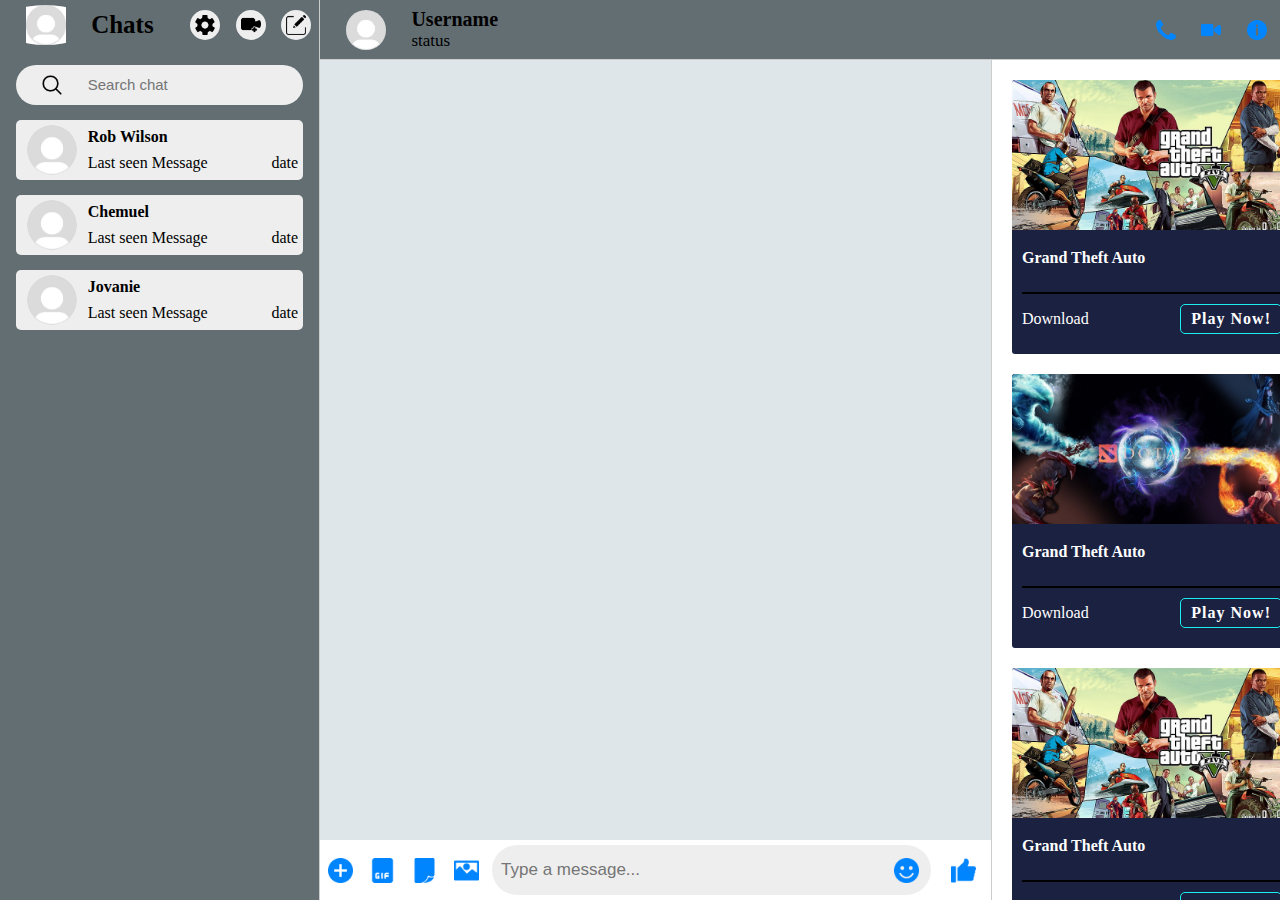
<file: chat/chat.html>
<!DOCTYPE html>
<html lang="en">
<head>
    <meta charset="UTF-8">
    <title>chat</title>
    <script src="chat.js"></script>
    <link rel="stylesheet" href="style_chat.css">
    
</head>
<body>
   
   <div class="chat-container">
      
       <div class="chat-left">
          
          <div class="chat-left-top-nav">
              
               <div class="chat-top-nav-image">
                  
                  <div class="chat-nav-image">
                      
                      <img src="icon/profile_image.jpg" alt="">
                      
                  </div>
                   
               </div>
               
               <div class="chat-top-nav-name">
                  
                   <a><b>Chats</b></a>
                   
               </div>
               
               <div class="chat-top-nav-icon">
                  
                  <div class="nav-icon-round">
                     
                     <div class="nav-icon-image" onclick="mySettings()">
                        
                        <img src="icon/settings.png" alt="" >
                        
                        <div class="chat-setting" id="settings">
                            
                            <div class="chat-setting-text"  >
						       
							     <a>Settings</a>
								 
						      </div>
							  
							   <div class="chat-setting-contact" >
 
                                   <a>Active contacts</a>
							
							       <a>Message requests</a>
							
							       <a>Hidden chats</a>
							
							       <a>Unread Chats</a>
							
                                </div>
					  
					          <div class="chat-setting-about">
 
                                  <a>About</a>
							
							      <a>Terms</a>
							
							     <a>Privacy Policy</a>
							
							     <a>Cookie Policy</a>
							
                             </div>
					  
					        <div class="chat-setting-help">
 
                               <a>Help</a>
							
							   <a>Report a problem</a>
							
                             </div>
					  
					        <div class="chat-setting-logout">
 
                               <a href="signout.php">Log Out</a>
							
                             </div>
                             
                        </div>
                         
                     </div>
                      
                  </div>
                  
                  <div class="nav-icon-round">
                     
                     <div class="nav-icon-image">
                        
                        <img src="icon/cam_add.png" alt="">
                         
                     </div>
                      
                  </div>
                  
                  <div class="nav-icon-round">
                     
                     <div class="nav-icon-image">
                        
                        <img src="icon/edit.png" alt="">
                         
                     </div>
                      
                  </div>
                    
               </div>
               
          </div>
          
            <div class="chat-search-container">
               
               <div class="chat-search-icon">
                  
                  <div class="chat-search-image">
                      
                      <img src="icon/search.png" alt="">
                      
                  </div>
                   
               </div>
               
               <div class="chat-search-input">
                   
                   <div class="chat-search-input-inside">
                       
                       <input type="text" placeholder="Search chat">
                       
                   </div>
                   
               </div>
                
            </div>
            <div class="chat-person-container">
                <div class="chat-user-search-container">
                
                    <div class="chat-user-search-icon">
                        
                        <div class="chat-user-search-image">

                            <img src="icon/profile_image.jpg" alt="">  

                        </div>
                        
                    </div>
                    
                    <div class="chat-user-search-name">
                        
                        <div class="chat-user-search-name-inside">

                                <a><b>Rob Wilson</b></a>     
                        </div>
                        
                        <div class="chat-user-last-seen">
                            
                            <div class="chat-last-seen-message">
                                
                                <a >Last seen Message</a>
                                
                            </div>
                            
                            <div class="chat-last-seen-date">
                                
                                    <a>date</a>
                                    
                            </div> 
                        
                        </div>
                    </div> 

                </div>

                <div class="chat-user-search-container">
                
                        <div class="chat-user-search-icon">
                            
                            <div class="chat-user-search-image">

                                <img src="icon/profile_image.jpg" alt=""> 

                            </div>
                            
                        </div>
                        
                        <div class="chat-user-search-name">
                            
                            <div class="chat-user-search-name-inside">

                                    <a><b>Chemuel </b></a>   

                            </div>
                            
                            <div class="chat-user-last-seen">
                                
                                <div class="chat-last-seen-message">
                                    
                                    <a >Last seen Message</a>
                                    
                                </div>
                                
                                <div class="chat-last-seen-date">
                                    
                                        <a>date</a>
                                        
                                </div> 
                            
                            </div>
                        </div> 
                         
                    </div>

                    <div class="chat-user-search-container">
                
                            <div class="chat-user-search-icon">
                                
                                <div class="chat-user-search-image">
                                    <img src="icon/profile_image.jpg" alt="">   
                                </div>
                                
                            </div>
                            
                            <div class="chat-user-search-name">
                                
                                <div class="chat-user-search-name-inside">
                                        <a><b>Jovanie</b></a>     
                                </div>
                                
                                <div class="chat-user-last-seen">
                                    
                                    <div class="chat-last-seen-message">
                                        
                                        <a >Last seen Message</a>
                                        
                                    </div>
                                    
                                    <div class="chat-last-seen-date">
                                        
                                            <a>date</a>
                                            
                                    </div> 
                                
                                </div>
                            </div> 
                             
                        </div>
                
            </div>
           
       </div> 
       
       <div class="chat-right">
          
          <div class="chat-right-top-nav">
              
              <div class="chat-right-top-nav-profile">
                 
                 <div class="chat-top-nav-image">
                     
                     <img src="icon/profile_image.jpg" alt="">
                     
                 </div>
                  
              </div>
              
              <div class="chat-right-top-nav-name">
                 
                 <div class="chat-right-top-user-name">
                     
                     <a><b>Username</b></a>
                     
                 </div>
                 
                 <div class="chat-right-top-user-status">
                     
                     <a>status</a>
                     
                 </div>
                  
              </div>
              
              <div class="chat-right-top-nav-icon">
                 
                 <div class="chat-right-top-image">
                     
                     <img src="icon/call.png" alt="">
                     
                 </div>
                  
              </div>
              
              <div class="chat-right-top-nav-icon">
                 
                 <div class="chat-right-top-image">
                     
                     <img src="icon/video_call.png" alt="">
                     
                 </div>
                  
              </div>
              
              <div class="chat-right-top-nav-icon">
                 
                 <div class="chat-right-top-image">
                     
                     <img src="icon/information.png" alt="">
                     
                 </div>
                  
              </div>
              
          </div>
          
          <div class="chat-message-container">
             
             <div class="chat-message-left">
                
                <div class="chat-chat-container">
                    
                </div>
                
                <div class="chat-chat-bottom">
                   
                   <div class="chat-chat-bottom-icon">
                      
                      <div class="chat-chat-bottom-icon-inside">
                          
                          <img src="icon/add.png" alt="">
                          
                      </div>
                      
                      <div class="chat-chat-bottom-icon-inside">
                          
                          <img src="icon/gif.png" alt="">
                          
                      </div>
                      
                      <div class="chat-chat-bottom-icon-inside">
                          
                          <img src="icon/sticker.png" alt="">
                          
                      </div>
                      
                      <div class="chat-chat-bottom-icon-inside">
                          
                          <img src="icon/file.png" alt="">
                          
                      </div>
                       
                   </div>
                   
                   <div class="chat-chat-bottom-input">
                      
                      <div class="chat-chat-bottom-input-inside">
                         
                         <div class="chat-chat-input-type">
                            
                            <input type="text" placeholder="Type a message...">
                             
                         </div>
                         
                         <div class="chat-chat-emoji">
                            
                            <div class="chat-chat-emoji-image">
                                
                                <img src="icon/smile.png" alt="">
                                
                            </div>
                             
                         </div>
                          
                      </div>
                       
                   </div>
                   
                   <div class="chat-chat-bottom-send">
                      
                      <div class="chat-chat-bottom-send-inside">
                          
                          <img src="icon/like.png" alt="">
                          
                      </div>
                       
                   </div>
                    
                </div>
                 
             </div>
             
             <div class="chat-message-right">
                
                <div class="card">
                    <img src="../img/Grand Theft auto.jpg">
                    <div class="content">
                        <h4>Grand Theft Auto</h4>
                        <div class="progress-line">
                            <span></span>
                        </div>
                        <div class="info">
                            <p>Download</p>
                            <label for="play">Play Now!</label>
                        </div>
                    </div>
                </div>

                <div class="card">
                        <img src="../img/Dota 2.jpg">
                        <div class="content">
                            <h4>Grand Theft Auto</h4>
                            <div class="progress-line">
                                <span></span>
                            </div>
                            <div class="info">
                                <p>Download</p>
                                <label for="play">Play Now!</label>
                            </div>
                        </div>
                </div>

                <div class="card">
                    <img src="../img/Grand Theft auto.jpg">
                    <div class="content">
                        <h4>Grand Theft Auto</h4>
                        <div class="progress-line">
                            <span></span>
                        </div>
                        <div class="info">
                            <p>Download</p>
                            <label for="play">Play Now!</label>
                        </div>
                    </div>
                </div>
                <div class="card" >
                        <img src="../img/Devil may cry.jpg">
                        <div class="content">
                            <h4>Devil May Cry</h4>
                            <div class="progress-line"><span></span></div>
                            <div class="info">
                                <p>Download</p>
                                <label for="play">Play Now!</label>
                            </div>
                        </div>
                </div>

                <div class="card" >
                        <img src="../img/Helix Jump.png">
                        <div class="content">
                            <h4>Devil May Cry</h4>
                            <div class="progress-line"><span></span></div>
                            <div class="info">
                                <p>Download</p>
                                <label for="play">Play Now!</label>
                            </div>
                        </div>
                </div>


                
                
                 
             </div>
              
          </div>
           
       </div>
       
   </div>
    
</body>
</html>
</file>
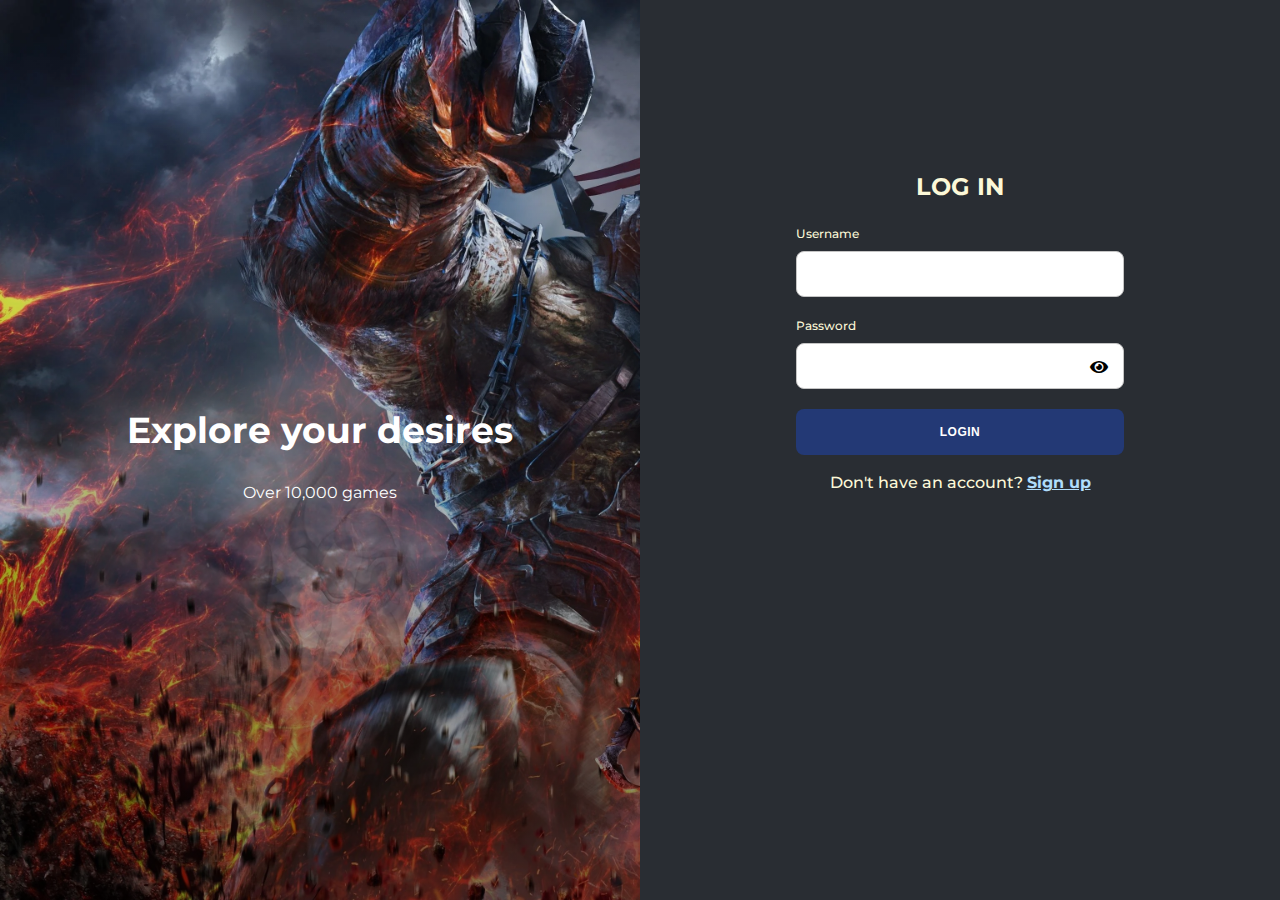
<file: loginsignup/login.html>
<!DOCTYPE html>
<html lang="en">

<head>
    <meta charset="UTF-8">
    <meta http-equiv="X-UA-Compatible" content="IE=edge">
    <meta name="viewport" content="width=device-width, initial-scale=1.0">
    <title>Login-form</title>
    <link rel="stylesheet" href="login.css">
    <link rel="preconnect" href="https://fonts.googleapis.com">
    <link rel="preconnect" href="https://fonts.gstatic.com" crossorigin>
    <link
        href="https://fonts.googleapis.com/css2?family=Montserrat:ital,wght@0,400;0,500;0,600;0,700;0,800;1,400;1,500;1,600;1,700;1,800&display=swap"
        rel="stylesheet">
        <link rel="stylesheet" href="https://cdnjs.cloudflare.com/ajax/libs/font-awesome/5.13.0/css/all.min.css"><script src="passwordtoggle.js"></script>
<body>

    <div class="split-screen">
        <div class="left">
            <section class="copy">
                <h1>Explore your desires</h1>
                <p>Over 10,000 games </p>
            </section>
        </div>
        <div class="right">
            <form>
                
                <section class="copy">
                    <h2>LOG IN</h2>
                </section>
                <div class="input-container username">
                    <label for="username">Username</label>
                    <input type="text" id="username" name="username">
                </div>
                <div class="input-containerpassword">
                    <label for="password">Password</label>

                    <input type="password" id="password" name="password" >
                    <i class="fa fa-eye" id="togglePassword" onclick="toggle() " ></i>
                </div>
                
                <button class="Login-btn" type="submit">Login</button>
              <section>
              <div class="login-container">
                        <p>Don't have an account?
                            <a href="signup.html"><strong>Sign up</strong></a>
                        </p>
                    </div></section>
                   <br> <br> <br> <br> <br> <br> <br> <br> <br> <br>
                
            </form>
            
        </div>

    </div>
</body>

</html>
</file>
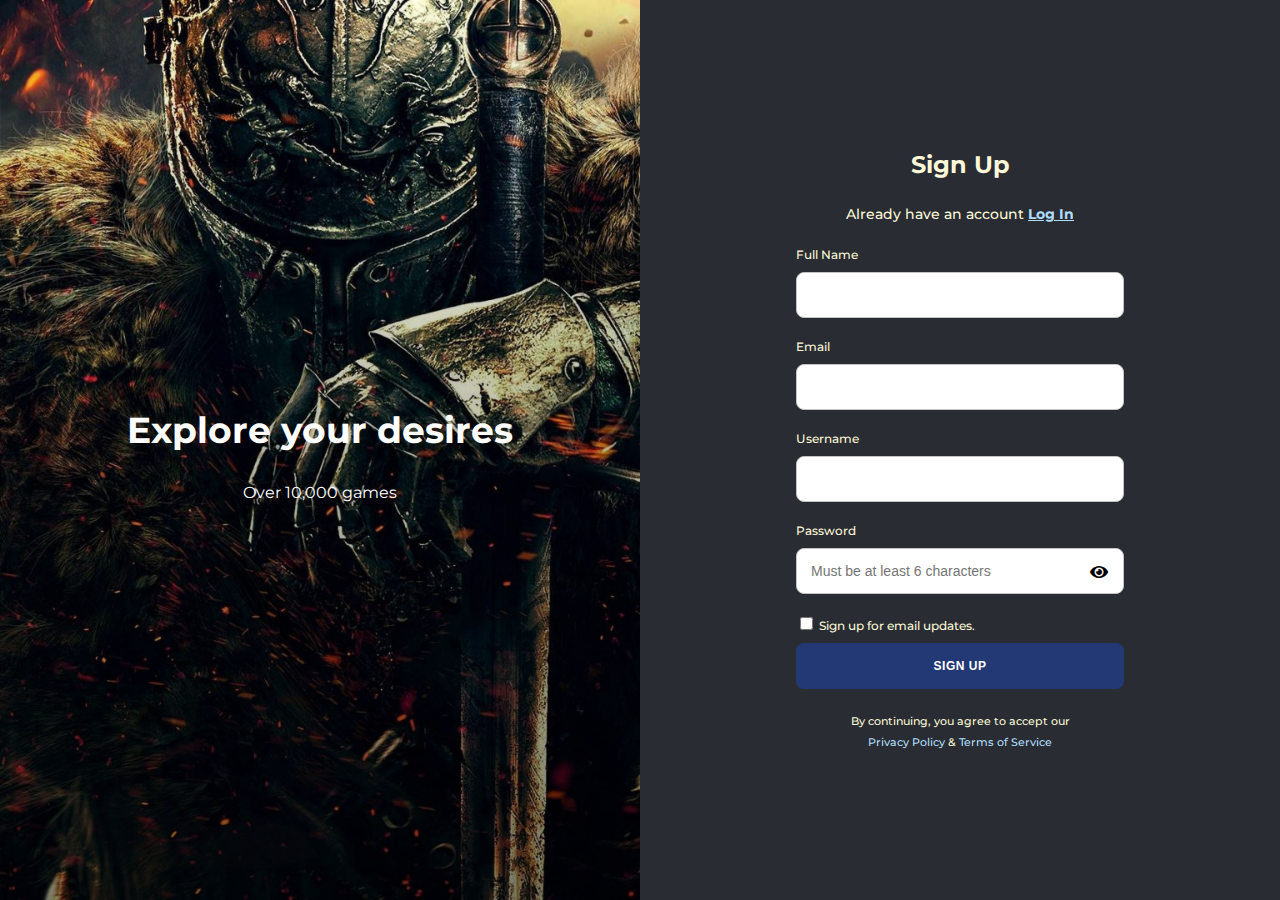
<file: loginsignup/signup.html>
<!DOCTYPE html>
<html lang="en">

<head>
    <meta charset="UTF-8">
    <meta http-equiv="X-UA-Compatible" content="IE=edge">
    <meta name="viewport" content="width=device-width, initial-scale=1.0">
    <title>Sign up-form</title>
    <link rel="stylesheet" href="signup.css">
    <link rel="preconnect" href="https://fonts.googleapis.com">
    <link rel="preconnect" href="https://fonts.gstatic.com" crossorigin>
    <link
        href="https://fonts.googleapis.com/css2?family=Montserrat:ital,wght@0,400;0,500;0,600;0,700;0,800;1,400;1,500;1,600;1,700;1,800&display=swap"
        rel="stylesheet">
        <link rel="stylesheet" href="https://cdnjs.cloudflare.com/ajax/libs/font-awesome/5.13.0/css/all.min.css"><script src="passwordtoggle.js"></script>
<body>

    <div class="split-screen">
        <div class="left">
            <section class="copy">
                <h1>Explore your desires</h1>
                <p>Over 10,000 games </p>
            </section>
        </div>
        <div class="right">
            <form>
                <section class="copy">
                    <h2>Sign Up</h2>
                    <div class="login-container">
                        <p>Already have an account
                            <a href="login.html"><strong>Log In</strong></a>
                        </p>
                    </div>
                </section>
                <div class="input-container name">
                    <label for="fname">Full Name</label>
                    <input type="text" id="fname" name="fname">
                </div>
                <div class="input-container email">
                    <label for="email">Email</label>
                    <input type="text" id="email" name="email">
                </div>
                <div class="input-container username">
                    <label for="username">Username</label>
                    <input type="text" id="username" name="username">
                </div>
                <div class="input-containerpassword">
                    <label for="password">Password</label>

                    <input type="password" id="password" name="password" placeholder="Must be at least 6 characters ">
                    <i class="fa fa-eye" id="togglePassword" onclick="toggle() " ></i>
                </div>
                <div class="input-containercta">
                    <label  class="checkbox container">
                        <input type="checkbox">
                        <span class="checkmark"></span>
                        Sign up for email updates.
                    </label>
                </div>
                <button class="signup-btn" type="submit">Sign Up</button>
                <section class="copy legal">
                    <p><span class="small">By continuing, you agree to accept our <br> <a href="">Privacy Policy</a>
                            &amp; <a href="">Terms of Service</a></span></p>
                </section>


            </form>
        </div>

    </div>
</body>

</html>
</file>
<file: chat/style_chat.css>
*{
    
    margin: 0;
    padding: 0;
    box-sizing: border-box;
}
.chat-container{
    
    width: 100%;
    height: 100%;
    display: flex;
    flex-wrap: wrap;
    
}
a:hover{
    border-radius: 5px;
    background-color: #1aeeef;
}
.chat-left{
    background-color: #636e72;
    width: 25%;
    height: 100vh;
    border-right: 1px solid #ccc;
    
}
.chat-right{
    
    width: 75%;
    height: 100vh;
}
.chat-left-top-nav{
    
    width: 100%;
    height: 50px;
    display: flex;
    justify-content: center;
    align-items: center;
    
}
.chat-top-nav-image{
    
    flex: 1;
}
.chat-top-nav-name{
    
    flex: 1;
    font-size: 25px;
}
.chat-top-nav-icon{
    
    flex: 1.5;
    display: flex;
    justify-content: space-around;
    position: relative;
}
.chat-nav-image{
    border-radius: 5px;
    width: 40px;
    height: 40px;
    margin: auto;
    cursor: pointer;
}
.chat-nav-image img{
    
    width: 100%;
    height: 100%;
}
.nav-icon-round{
    
    width: 30px;
    height: 30px;
    border-radius: 50%;
    background-color: #eee;
    display: flex;
    justify-content: center;
    align-items: center;
    cursor: pointer
}
.nav-icon-image{
    
    width: 20px;
    height: 20px;
}
.nav-icon-image img{
    
    width: 100%;
    height: 100%;
}
.chat-setting{
    
    width: 170px;
    position: absolute;
    top: 40px;
    left:-10px;
    border: 1px solid #ccc;
    background-color: white;
    display: none;
}
.chat-setting:before{
    
    content: "";
    width: 12px;
    height: 12px;
    left: 23px;
    transform: rotate(45deg);
    border-top: 1px solid #ccc;
    border-left: 1px solid #ccc;
    margin-top: -8px;
    position: absolute;
    background-color: white;
    
}

.chat-setting-text{
   
    font-size:17px;
	text-align:center;
}
.chat-setting-text a{
   
    margin-top:5px;
	margin-bottom:5px;
	display:block;
	cursor:pointer;
}
.chat-setting-contact{
    
    font-size:17px;
	text-align:center;
}
.chat-setting-contact a{
   
    margin-top:5px;
	margin-bottom:5px;
	display:block;
	cursor:pointer;
}
.chat-setting-about{
    
    font-size:17px;
	text-align:center;
}
.chat-setting-about a{
   
    margin-top:5px;
	margin-bottom:5px;
	display:block;
	cursor:pointer;
}
.chat-setting-help{
    
    font-size:17px;
	text-align:center;
}
.chat-setting-help a{
   
    margin-top:5px;
	margin-bottom:5px;
	display:block;
	cursor:pointer;
}
.chat-setting-logout{
    
    font-size:17px;
	text-align:center;
}
.chat-setting-logout a{
   
    margin-top:5px;
	margin-bottom:5px;
	display:block;
	cursor:pointer;
    text-decoration: none;
    color: black;
}

.chat-search-container{
    
    width: 90%;
    height: 40px;
    margin: auto;
    display: flex;
    justify-content: center;
    align-items: center;
    border-radius: 30px;
    background-color: #eee;
    margin-top: 15px;
}
.chat-search-icon{
    
    flex: 1;
}
.chat-search-input{
    
    flex:3;
}
.chat-search-image{
    
    width: 20px;
    height: 20px;
    margin: auto;
}
.chat-search-image img{
    
    width: 100%;
    height: 100%;
}
.chat-search-input-inside{
    
    width: 95%;
}
.chat-search-input-inside input[type=text]{
    
    width: 100%;
    border: none;
    background-color: #eee;
    font-size: 15px;
    
}
.chat-person-container{
    width: 100%;
    
}
.chat-user-search-container{
    
    width: 90%;
    height: 60px;
    margin: auto;
    display: flex;
    justify-content: center;
    align-items: center;
    border-radius: 5px;
    background-color: #eee;
    margin-top: 15px;
}
.chat-user-search-icon{
    
    flex: 1;
}
.chat-user-search-name{
    
    flex:3;
}
.chat-user-search-image{
    
    width: 50px;
    height: 50px;
    margin: auto;
    border-radius: 50%;
    overflow: hidden;
}
.chat-user-search-image img{
    
    width: 100%;
    height: 100%;
}
.chat-user-search-name-inside a{
    
    display: block;
}
.chat-user-last-seen{
    
    display: flex;
    justify-content: space-between;
    align-items: center;
    margin-top: 8px;
    margin-right: 5px;
}

.chat-right-top-nav{
    background-color: #636e72;
    width: 100%;
    height: 60px;
    display: flex;
    justify-content: center;
    align-items: center;
    border-bottom: 1px solid #ccc;
}
.chat-right-top-nav-profile{
    
    flex: 1;
}
.chat-right-top-nav-name{
    
    flex: 8;
}
.chat-right-top-nav-icon{
    
    flex: 0.5;
}
.chat-top-nav-image{
    
    width: 40px;
    height: 40px;
    margin: auto;
    border-radius: 50%;
    overflow: hidden;
    cursor: pointer;
}
.chat-top-nav-image img{
    
    width: 100%;
    height: 100%;
}
.chat-right-top-image{
    
    width: 20px;
    height: 20px;
    margin: auto;
    cursor: pointer;
}
.chat-right-top-image img{
    
   width: 100%;
   height: 100%;
}
.chat-right-top-user-name{
    
    width: 100%;
    font-size: 20px;
}
.chat-right-top-user-status{
    
    width: 100%;
    font-size: 17px;
}
.chat-message-container{
    
    width: 100%;
    height: calc(100vh - 60px);
    display: flex;
}
.chat-message-left{
    
    width: 70%;
    border-right: 1px solid #ccc;
}
.chat-message-right{
    overflow: scroll;
    width: 30%;
}

.chat-chat-container{
    background-color: #dfe6e9;
    width: 100%;
    height: calc(100vh - 120px);
    
}
.chat-chat-bottom{
    
    width: 100%;
    height: 60px;
    display: flex;
    justify-content: center;
    align-self: center;
}
.chat-chat-bottom-icon{
    
    flex: 1.5;
    display: flex;
    justify-content: center;
    align-items: center;
}
.chat-chat-bottom-input{
    
    flex: 4;
}
.chat-chat-bottom-send{
    
    flex: 0.5;
    display: flex;
    justify-content: center;
    align-items: center;
}
.chat-chat-bottom-input-inside{
    
    width: 98%;
    height: 50px;
    margin: auto;
    background-color: #eee;
    display: flex;
    justify-content: center;
    align-items: center;
    border-radius: 30px;
    margin-top: 5px;
}

.chat-chat-input-type{
    
    flex: 4;
    display: flex;
    justify-content: center;
    align-items: center;
}
.chat-chat-emoji{
    
    flex: 0.5;
}
.chat-chat-emoji-image{
    
    width: 25px;
    height: 25px;
    margin: auto;
}
.chat-chat-emoji-image img{
    
    width: 100%;
    height: 100%;
    
}
.chat-chat-input-type input[type=text]{
    
    width: 98%;
    font-size: 17px;
    border: none;
    background-color: #eee;
    padding-left: 5px;
}

.chat-chat-bottom-icon-inside{
    
    width: 25px;
    height: 25px;
    margin: auto;
}
.chat-chat-bottom-icon-inside img{
    
    width: 100%;
    height: 100%;
}
.chat-chat-bottom-send-inside{
    
   width: 25px;
   height: 25px;
   margin: auto;
}
.chat-chat-bottom-send-inside img{
    
    width: 100%;
    height: 100%;
}
.card{
    width: 280px;
    border-radius: 3px;
    margin: 20px;
    background: #1b2141;
    overflow: hidden;
}
.card img{
    width: 100%;
    height: 150px;
    object-fit: cover;
}
.content{
    padding: 10px;
}
 h4{
    color: #fff;
    margin: 5px 0;
}
.progress-line{
    position: relative;
    height: 10px;
    width: 100%;
    background: #35407e;
    margin-bottom: 10px;
    border-radius: 10px;
    transform: scaleX(0);
    transform-origin: left;
    animation: animate 1s cubic-bezier(1,0,0.5,1)forwards;
}
span{
    position: absolute;
    height: 100%;
    width: 80%;
    border-radius: 10px;
    background: #1aeeef;
    box-shadow: 0 0 10px #1aeeef;
    transform: scaleX(0);
    transform: left;
    animation: animate 1s cubic-bezier(1,0,0.5,1)forwards;
}
@keyframes animate{
    100%{
        transform: scaleX(1);
    }
}
.info{
    border-top: 2px solid black;

    display: flex;
    justify-content: space-between;
    align-items: center;
}
.info p{
    font-size: 1em;
    color: #fff;
}
.info p label{
    color:#1aeeef;
}
.info label{
    display: inline-block;
    padding: 5px 10px;
    margin: 10px 0;
    border: 1px solid #1aeeef;
    text-decoration: none;
    font-weight: 700;
    border-radius: 5px;
    color: #fff;
    letter-spacing: 1px;
}
.info label:hover{
    background: #1aeeef;
    border: none;
    color: #050e2d;
    box-shadow: 0 0 10px #1aeeef;
}
</file>
<file: loginsignup/login.css>
:root{
    font-size: 100%;
    font-size: 16px;
    line-height: 1.5;
    --primary-blue:#233975;
}
body{
    padding: 0;
    margin: 0;
    font-family: 'Montserrat', sans-serif;
    font-weight: 500;
}
strong{
    color: #b0ddfb;
    text-decoration: underline;
}
h1{
    font-size: 2.25rem;
    font-weight: 700;
}
h2{
    font-size: 1.5rem;
    font-weight: 700;
}
a{
    text-decoration: none;
    color: #b0ddfb;
}
a:hover{
    text-decoration: underline;
}
.small{
    font-size: 80%;
    text-align: center;
}
.split-screen{
    display: flex;
    flex-direction: column;
}
.left{
 height: 200px;   
}
.right{
    background-color: #292d33;
    
}
.left,.right{
    display: flex;
    justify-content:center;
    align-items: center;
}
.right p,h2,label{
color: #fcf8d8;
}

.left{
    background: linear-gradient(rgba(0,0,0,0),rgba(0,0,0,0.5)), url(loginbackground.webp    );
    background-size: cover;
}
.left .copy{
    color: white;
    text-align: center;
    -webkit-font-smoothing:antialiased;
    -mox-osx-font-smoothing:grayscale;   
}
.left p {
    font-weight: 400;
}
.right .copy {
color: black;
text-align: center;
}
.right .copy p{
    margin: 1.5em 0;
    font-size: 0.875rem;
}
.right form{
    width: 328px;   
}
form input[type ="text"],
form input[type="email"],
form input[type="password"]{
    display: block;
    width: 100%;
    box-sizing: border-box;
    border-radius: 8px;
    border: 1px solid #c4c4c4;
    padding: 1em;
    margin-bottom: 1.25rem;
    font-size: 0.875rem;
}
label{
    display: block;
    margin-bottom: 0.5rem;
    font-size: 0.75rem;
}
.input-containerpassword{
    position: relative;
}
.input-containerpassword i{
    position: absolute;
    top: 42px;
    right: 16px;
}
.input-containercta{
    display: flex;
    flex-direction: row;
}
.checkbox-container input{
    position: absolute;
    opacity: 0;
    cursor: pointer;
    height: 0;
    width: 0;
}
.checkbox-container {
    display: block;
    position: relative;
    padding-left: 2rem;
    cursor: pointer;
    user-select: none;
    margin: 0 0 1.25rem 0;
}
.checkbox-container input:checked-.checkmark{
    background-color: var(--primary-blue);
    border: 1px solid var(--primary-blue);
}
/* .checkmark{
    position: absolute;
    width: 24px;
    height: 24px;
    background: white;
    border: 1px solid #c4c4c4;
    border-radius: 2px;
    top: -4px;
    left: 0;
/* } */
/* .checkmark:after{
    content: "";
    position: absolute;
    display: none;
}
.checkbox-container input:checked-.checkmark:after{
    display: block;
}
.checkbox-container .checkmark:after{
    border: solid white;
    border-width: 0 3px 3px 0;
    width: 5px;
    height: 10px;
    left: 8px;
    top: 4px;
    transform: rotate(45deg);
} */ 
.Login-btn{
    display: block;
    width: 100%;
    background: var(--primary-blue);
    color: white;
    font-weight: 700;
    border: none;
    padding:1rem;
    border-radius:8px;
    font-size: 0.75rem;
    text-transform: uppercase;
    letter-spacing: 0.5px;
}

.Login-btn:hover{
    background: #2c8493;
    cursor: pointer;
}
.login-container{
    text-align: center;
}
.togglePassword{
    cursor: pointer;
}
@media screen and (min-width:900px){
    .split-screen{
        flex-direction: row;
        height: 100vh;
    }
    .left{
        height:auto;
    }
   
    .left,.right{
        display: flex;
        width: 50%;
        
    }
   
}
</file>
<file: loginsignup/signup.css>
:root{
    font-size: 100%;
    font-size: 16px;
    line-height: 1.5;
    --primary-blue:#233975;
}
body{
    padding: 0;
    margin: 0;
    font-family: 'Montserrat', sans-serif;
    font-weight: 500;
}
strong{
    color: #b0ddfb;
    text-decoration: underline;
}
h1{
    font-size: 2.25rem;
    font-weight: 700;
}
h2{
    font-size: 1.5rem;
    font-weight: 700;
}
a{
    text-decoration: none;
    color: #b0ddfb;
}
a:hover{
    text-decoration: underline;
}
.small{
    font-size: 80%;
    text-align: center;
}
.split-screen{
    display: flex;
    flex-direction: column;
}
.left{
 height: 200px;   
}
.right{
    background-color: #292d33;
}
.left,.right{
    display: flex;
    justify-content:center;
    align-items: center;
}
.right p,h2,label{
color: #fcf8d8;
}

.left{
    background: linear-gradient(rgba(0,0,0,0),rgba(0,0,0,0.5)), url(background\ img.jpg);
    background-size: cover;
}
.left .copy{
    color: white;
    text-align: center;
    -webkit-font-smoothing:antialiased;
    -mox-osx-font-smoothing:grayscale;   
}
.left p {
    font-weight: 400;
}
.right .copy {
color: black;
text-align: center;
}
.right .copy p{
    margin: 1.5em 0;
    font-size: 0.875rem;
}
.right form{
    width: 328px;
    
}
form input[type ="text"],
form input[type="email"],
form input[type="password"]{
    display: block;
    width: 100%;
    box-sizing: border-box;
    border-radius: 8px;
    border: 1px solid #c4c4c4;
    padding: 1em;
    margin-bottom: 1.25rem;
    font-size: 0.875rem;
}
label{
    display: block;
    margin-bottom: 0.5rem;
    font-size: 0.75rem;
}
.input-containerpassword{
    position: relative;
}
.input-containerpassword i{
    position: absolute;
    top: 42px;
    right: 16px;
}
.input-containercta{
    display: flex;
    flex-direction: row;
}
.checkbox-container input{
    position: absolute;
    opacity: 0;
    cursor: pointer;
    height: 0;
    width: 0;
}
.checkbox-container {
    display: block;
    position: relative;
    padding-left: 2rem;
    cursor: pointer;
    user-select: none;
    margin: 0 0 1.25rem 0;
}
.checkbox-container input:checked-.checkmark{
    background-color: var(--primary-blue);
    border: 1px solid var(--primary-blue);
}
/* .checkmark{
    position: absolute;
    width: 24px;
    height: 24px;
    background: white;
    border: 1px solid #c4c4c4;
    border-radius: 2px;
    top: -4px;
    left: 0;
} */
.checkmark:after{
    content: "";
    position: absolute;
    display: none;
}
.checkbox-container input:checked-.checkmark:after{
    display: block;
}
.checkbox-container .checkmark:after{
    border: solid white;
    border-width: 0 3px 3px 0;
    width: 5px;
    height: 10px;
    left: 8px;
    top: 4px;
    transform: rotate(45deg);
}
.signup-btn{
    display: block;
    width: 100%;
    background: var(--primary-blue);
    color: white;
    font-weight: 700;
    border: none;
    padding:1rem;
    border-radius:8px;
    font-size: 0.75rem;
    text-transform: uppercase;
    letter-spacing: 0.5px;
}

.signup-btn:hover{
    background: #2c8493;
    cursor: pointer;
}
.togglePassword{
    cursor: pointer;
}
@media screen and (min-width:900px){
    .split-screen{
        flex-direction: row;
        height: 100vh;
    }
    .left{
        height:auto;
    }
    .left,.right{
        display: flex;
        width: 50%;
        
    }
}
</file>
